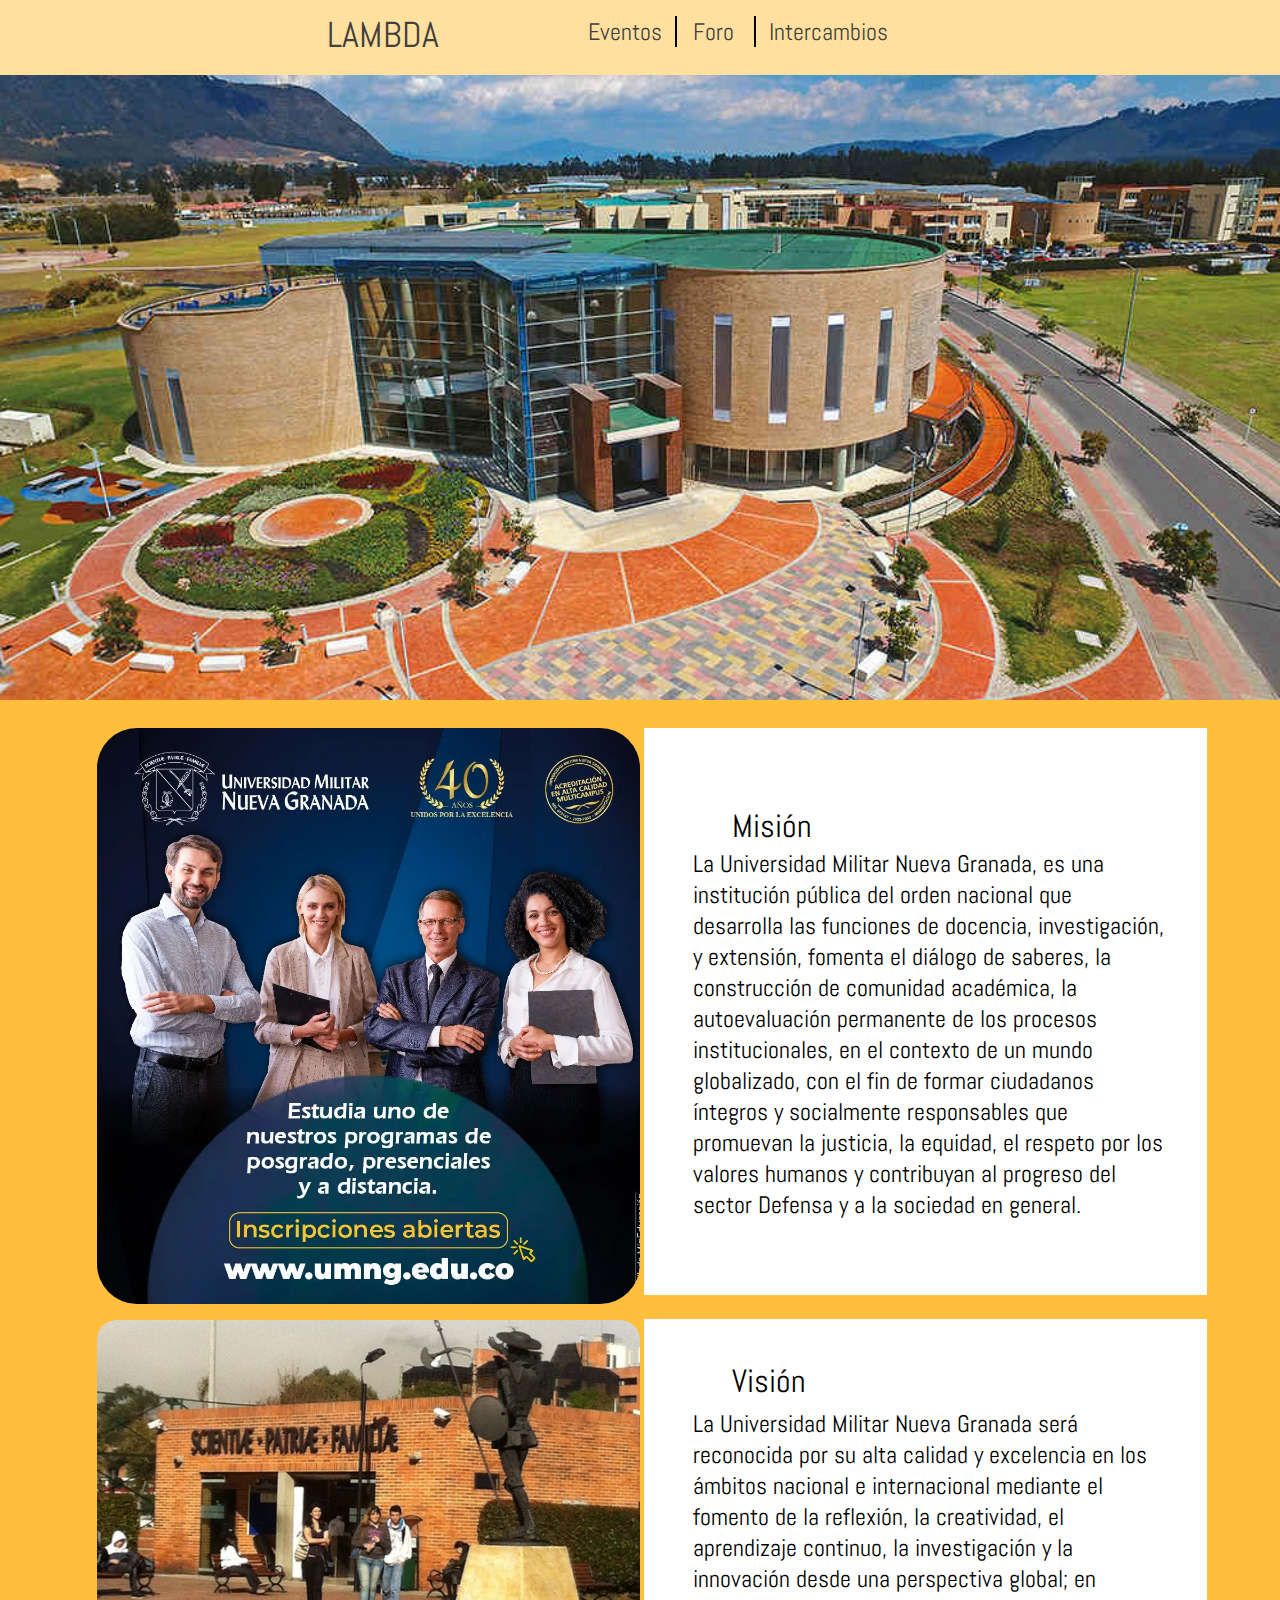
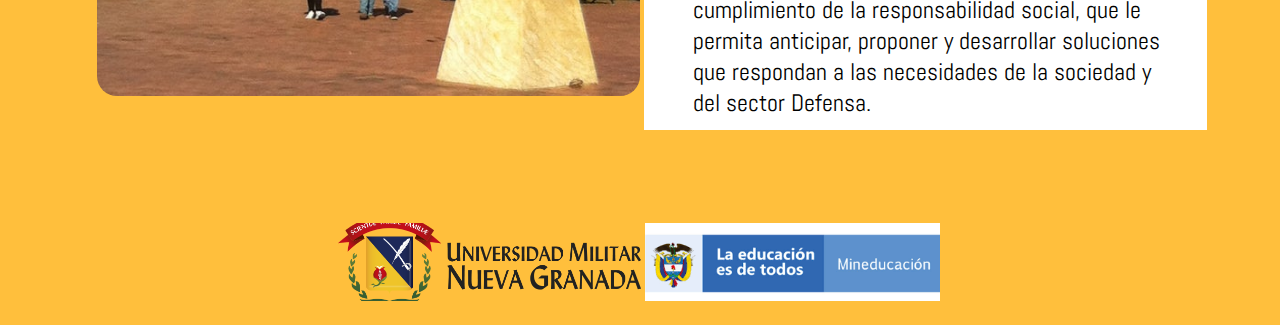
<file: index.html>
<!DOCTYPE html>
<html lang="es">
  <head>
    <meta charset="UTF-8"> 
    <link href="https://fonts.googleapis.com/css?family=Abel&display=swap" rel="stylesheet" />
    <link href="./css/estilos.css" rel="stylesheet"/>
    <title>Lambda</title>
  </head>
  <body> 
     <div class="fondo"> 
     <header>
     <nav class="rectangulo"> 
      <ul class="menu">
	<li><a href="index.html" class="LAMBDA">LAMBDA</a></li>
	<li><a href="Eventos.html" class="Eventos">Eventos</a></li>
	<div class="linea_1"> </div>
	<li><a href="Foro.html" class="Foro">Foro</a></li>
	<div class="linea_2"> </div>
      	<li><a href="Intercambios.html" class="Intercambios">Intercambios</a></li> 				
      </ul>
      </nav>	
      </header>
      <main>
      	<div class="imagen_1"></div>
	<section>
	   <article>
      	   	<div class="imagen_2"></div>
	   </article>	
	   <article>
      	   	<div class="cuadrado_1"></div>
		<span class="Mision">Misión</span>
      	   	<span class="texto_Mision">La Universidad Militar Nueva Granada, es una institución pública del orden nacional que desarrolla las funciones de docencia, investigación, y extensión, fomenta el diálogo de saberes, la construcción de comunidad académica, la autoevaluación permanente de los procesos institucionales, en el contexto de un mundo globalizado, con el fin de formar ciudadanos íntegros y socialmente responsables que promuevan la justicia, la equidad, el respeto por los valores humanos y contribuyan al progreso del sector Defensa y a la sociedad en general.</span>	
      	   </article>	
	   <article>	
		<div class="imagen_3"></div>
	   </article>
	   <article>	
      	   	<div class="cuadrado_2"></div>    
      	   	<span class="Vision">Visión</span>
      	   	<span class="texto_Vision">La Universidad Militar Nueva Granada será reconocida por su alta calidad y excelencia en los ámbitos nacional e internacional mediante el fomento de la reflexión, la creatividad, el aprendizaje continuo, la investigación y la innovación desde una perspectiva global; en cumplimiento de la responsabilidad social, que le permita anticipar, proponer y desarrollar soluciones que respondan a las necesidades de la sociedad y del sector Defensa.</span>    
           </article>
      </section>
      </main>
      <footer>
      	<div class="imagen_4"></div>
      	<div class="imagen_5"></div>
      </footer>
 </div>
  </body>
</html>
</file>
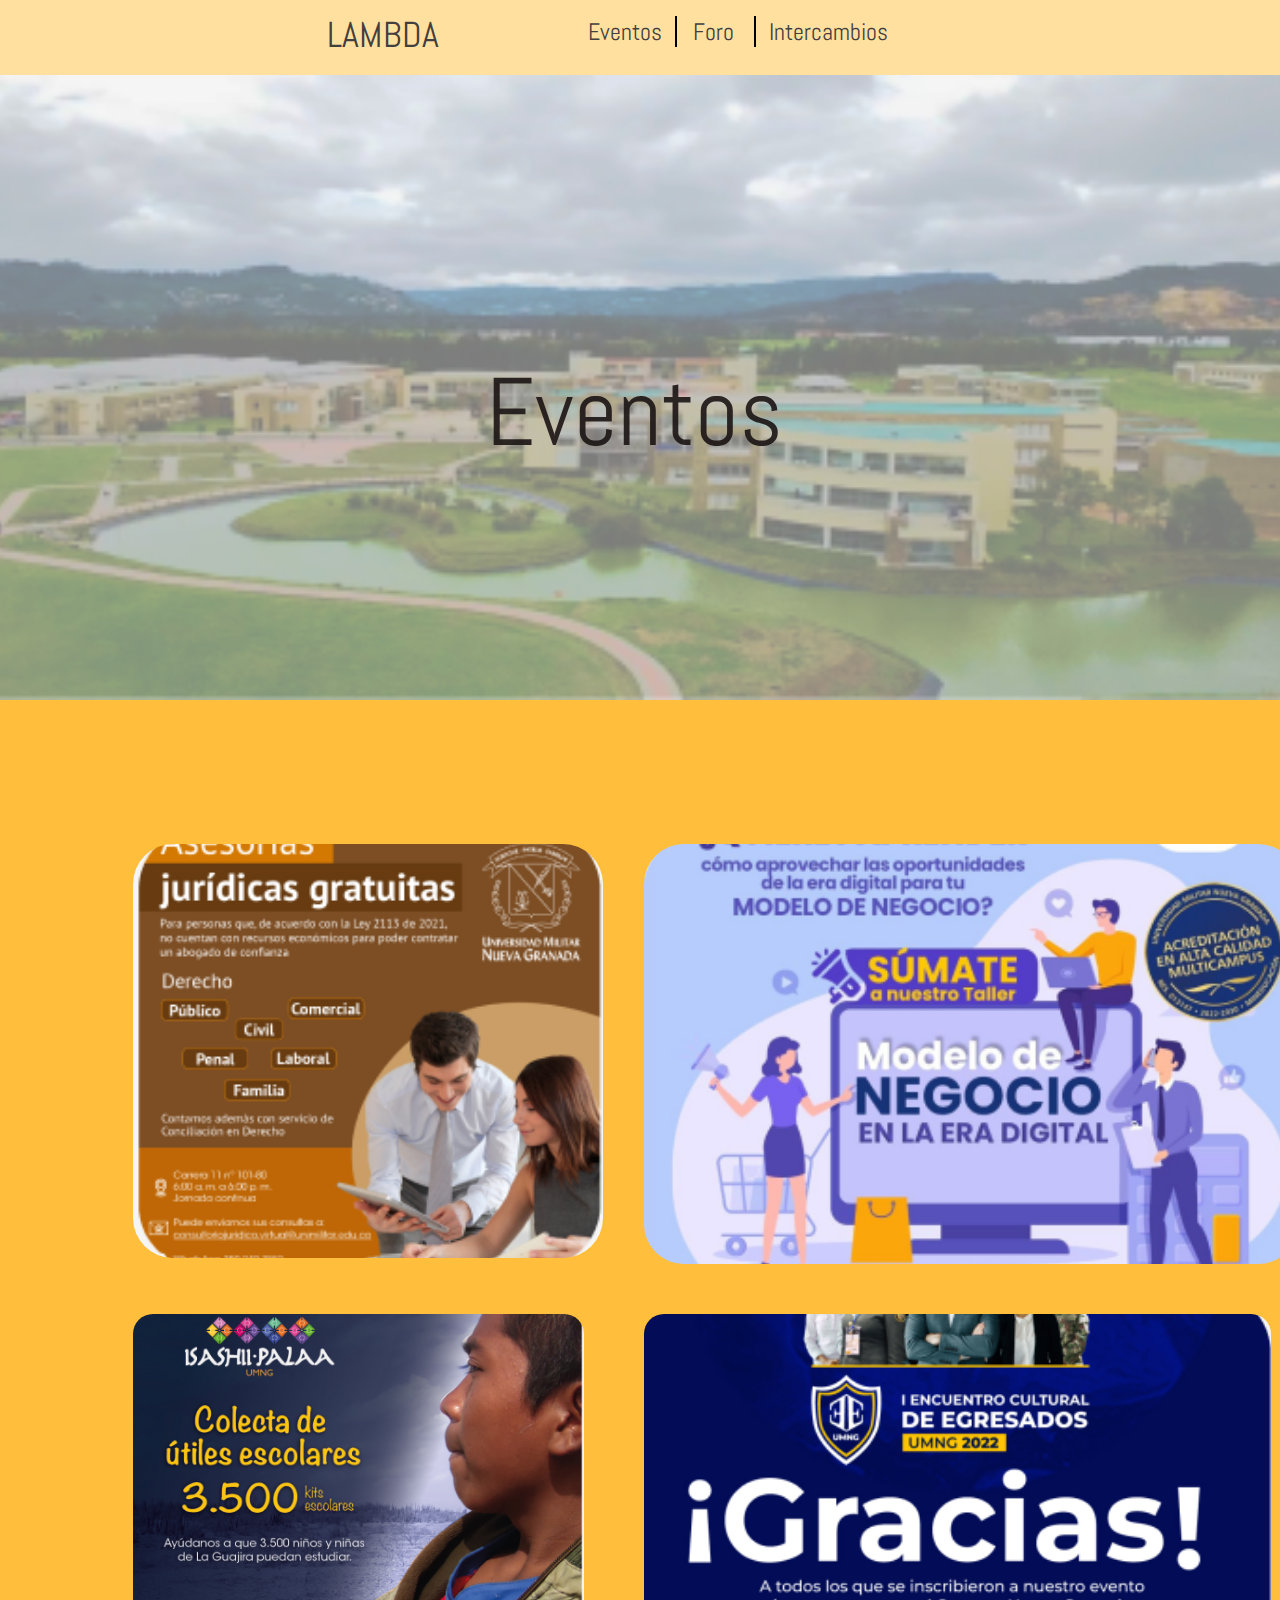
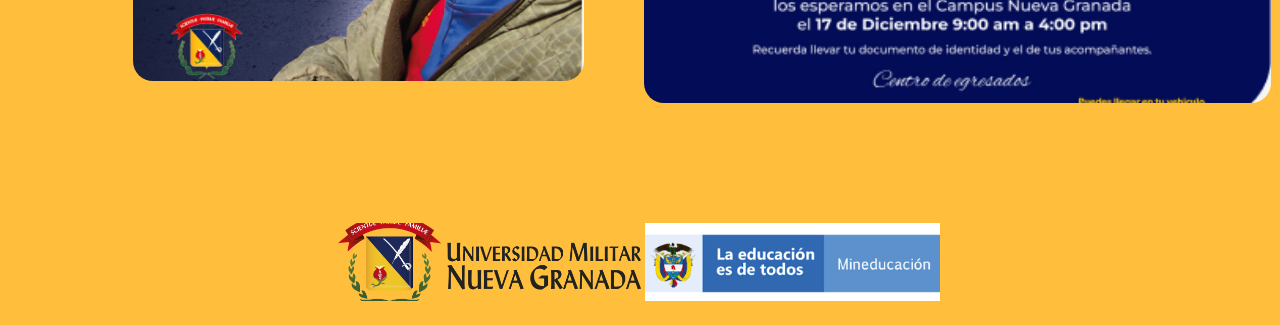
<file: Eventos.html>
<!DOCTYPE html>
<html>
  <head>
    <link href="https://fonts.googleapis.com/css?family=Abel&display=swap" rel="stylesheet" />
    <link href="./css/estilos.css" rel="stylesheet"/>
    <title>Eventos</title>
  </head>
  <body>
    <div class="fondo">
    <header>  
      
      <nav class="rectangulo"> 
      <ul class="menu">
	<li><a href="index.html" class="LAMBDA">LAMBDA</a></li>
	<li><a href="Eventos.html" class="Eventos">Eventos</a></li>
	<div class="linea_1"> </div>
	<li><a href="Foro.html" class="Foro">Foro</a></li>
	<div class="linea_2"> </div>
      	<li><a href="Intercambios.html" class="Intercambios">Intercambios</a></li> 				
      </ul>
      </<nav >
      </header>	
      <main>
      	<div class="imagen_1e"></div>
	<span class="Eventos_t">Eventos</span>
	<section>
	   <article>
     		<div class="imagen_2e"></div>
	   </article>
	   <article>	
      		<div class="imagen_3e"></div>
           </article>
	   <article>
      		<div class="imagen_4e"></div>
	   </article>
	   <article>		
      		<div class="imagen_5e"></div>
	   </article>
	</section>
      </main>
      	<footer>
      	   <div class="imagen_4"></div>
      	   <div class="imagen_5"></div>
      	</footer>
        
      
    </div>
  </body>
</html>
</file>
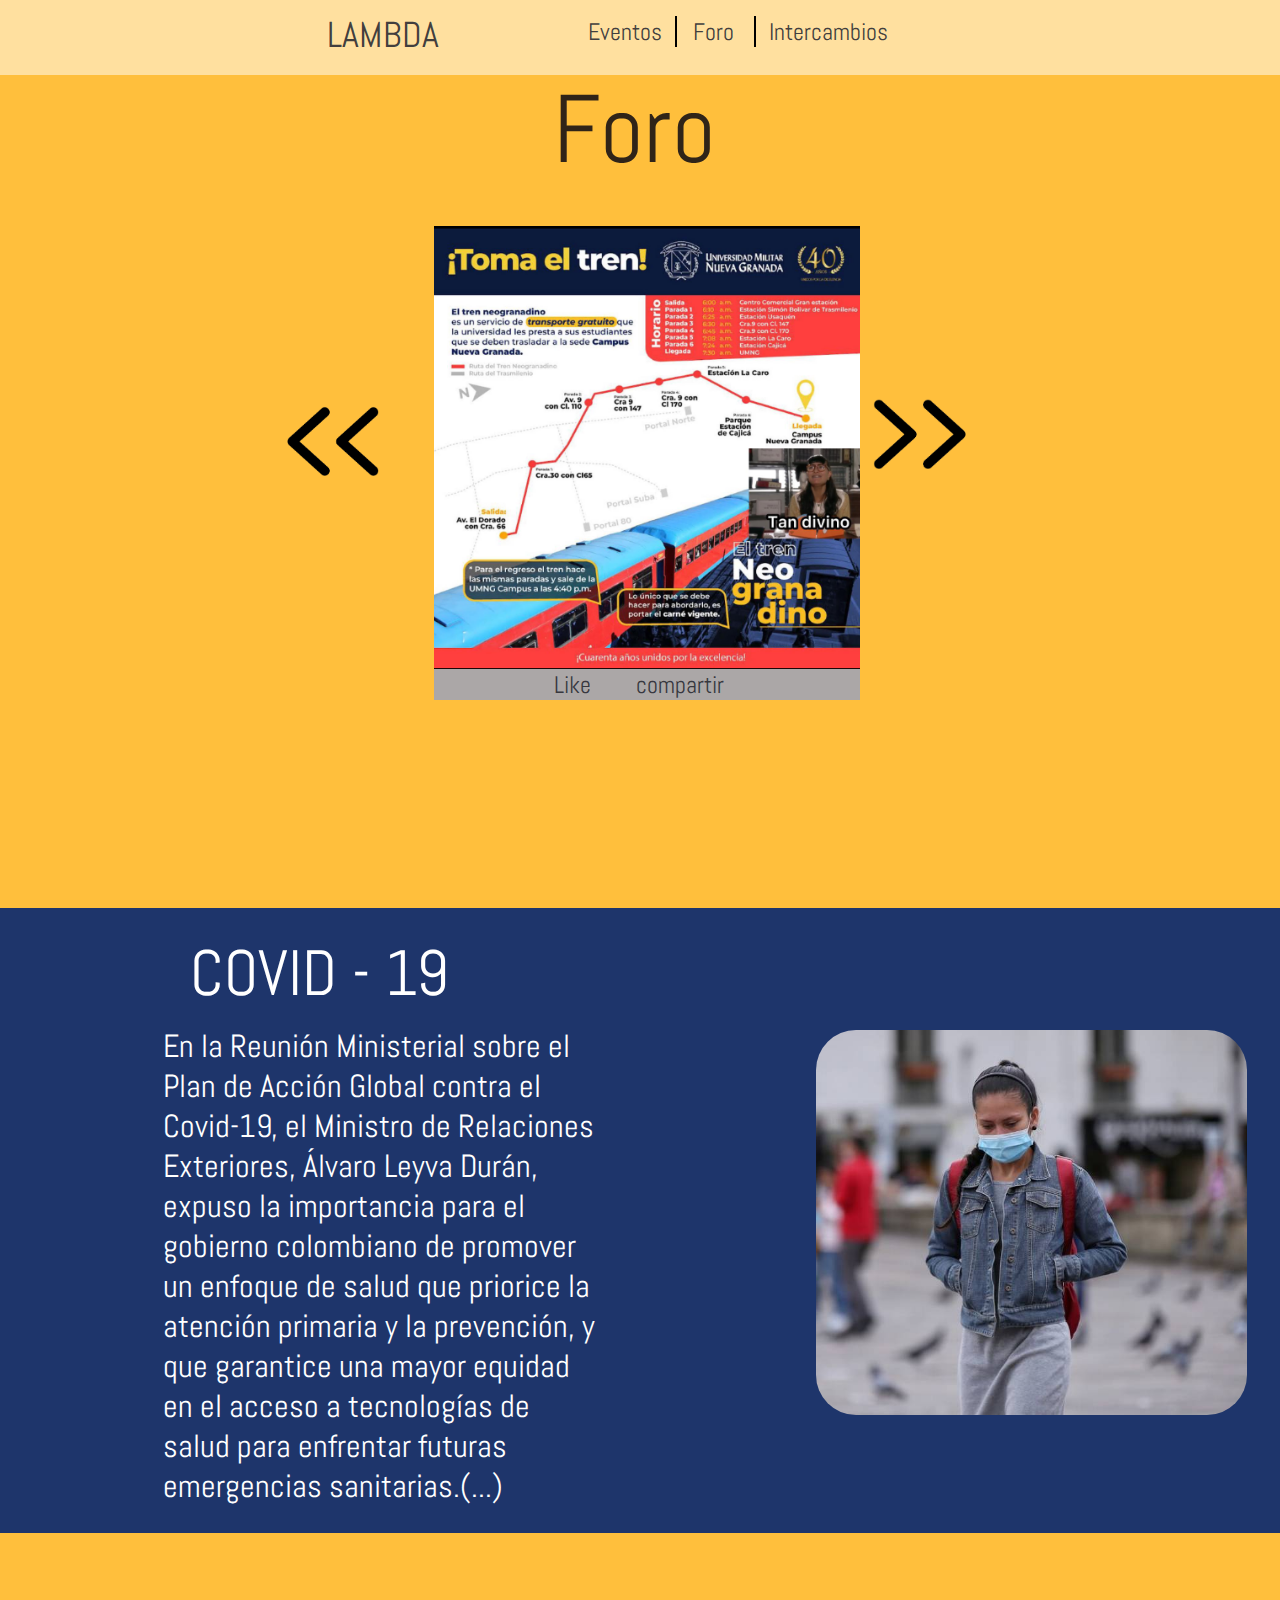
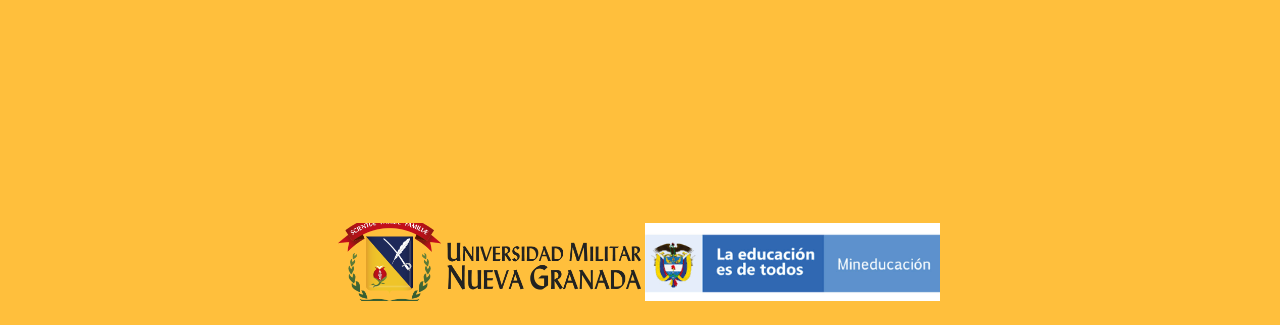
<file: Foro.html>
<!DOCTYPE html>
<html>
  <head>
    <link href="https://fonts.googleapis.com/css?family=Abel&display=swap" rel="stylesheet" />
    <link href="./css/estilos.css" rel="stylesheet"/>
    <title>Foro</title>
  </head>
  <body>
    <div class="fondo">
    <header>  
      
      <nav class="rectangulo"> 
      <ul class="menu">
	<li><a href="index.html" class="LAMBDA">LAMBDA</a></li>
	<li><a href="Eventos.html" class="Eventos">Eventos</a></li>
	<div class="linea_1"> </div>
	<li><a href="Foro.html" class="Foro">Foro</a></li>
	<div class="linea_2"> </div>
      	<li><a href="Intercambios.html" class="Intercambios">Intercambios</a></li> 				
      </ul>
      </nav>
      </header>
      <main>
	<section>
	   <article>
      		<span class="Foro_t">Foro</span>
      		<div class="imagen_1f"></div>
	 	<div class="flecha_i"></div>
      		<div class="flecha_d"></div> 
		<div class="rectangulo_gris"></div>
      		<span class="Like">Like</span>
      		<span class="compartir">compartir</span>
	   </article> 
	   <article>
		<div class="rectangulo_azul"></div>
      		<div class="imagen_2f"></div></div>
      		<span class="Covid">COVID - 19</span>
      		<span class="texto_Covid">En la Reunión Ministerial sobre el Plan de Acción Global contra el Covid-19, el Ministro de Relaciones Exteriores, Álvaro Leyva Durán, expuso la importancia para el gobierno colombiano de promover un enfoque de salud que priorice la atención primaria y la prevención, y que garantice una mayor equidad en el acceso a tecnologías de salud para enfrentar futuras emergencias sanitarias.(...)</span>
      	   </article> 	
      	</section>
	</main>
      	<footer>
      	   <div class="imagen_4"></div>
      	   <div class="imagen_5"></div>
        </footer>	
    </div>
  </body>
</html>
</file>
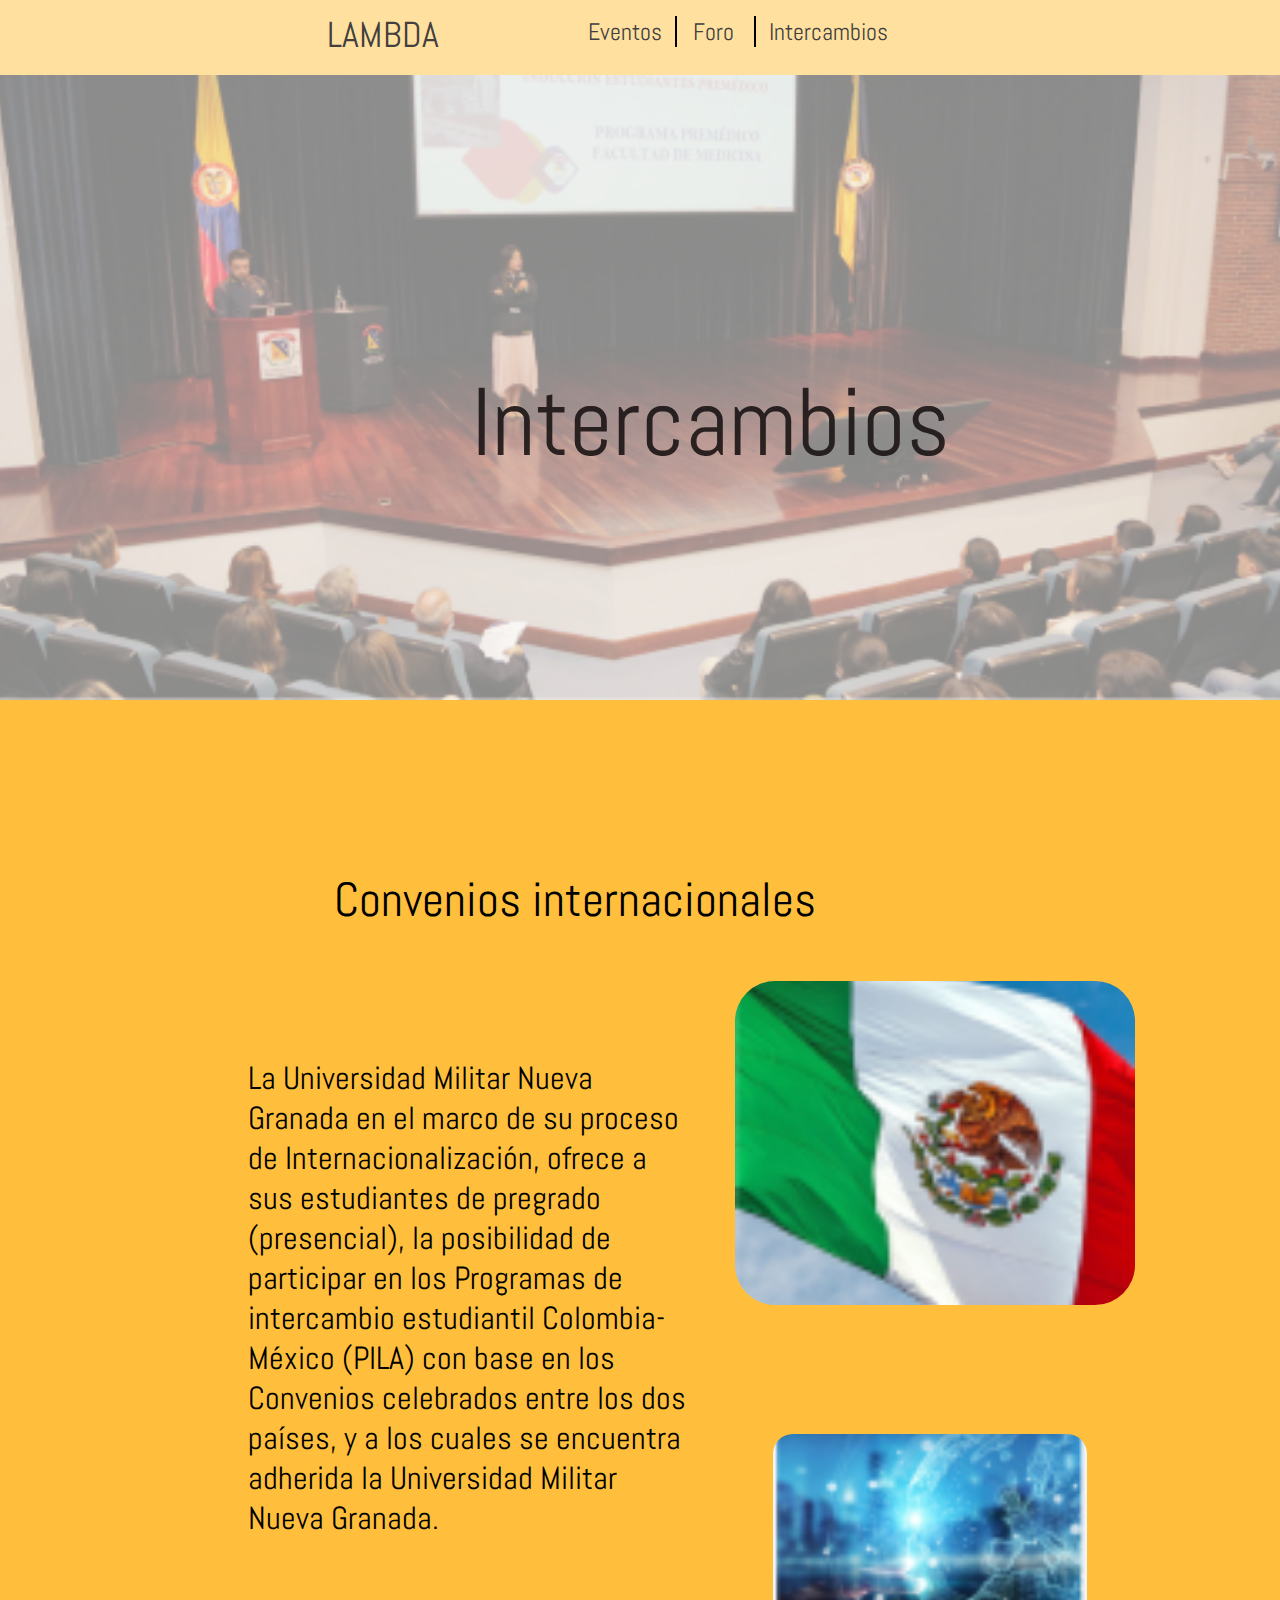
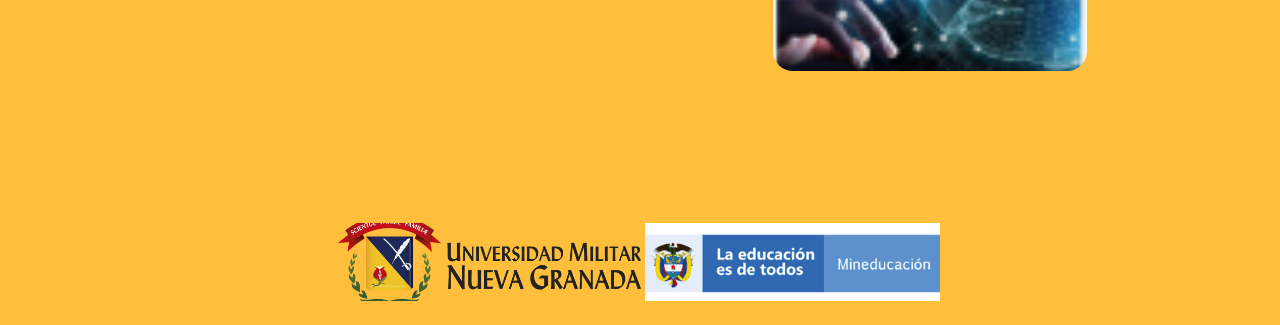
<file: Intercambios.html>
<html>
  <head>
    <link href="https://fonts.googleapis.com/css?family=Abel&display=swap" rel="stylesheet" />
    <link href="./css/estilos.css" rel="stylesheet"/>
    <title>Intercambios</title>
  </head>
  <body>
    <div class="fondo">
    <header> 
      
      <nav class="rectangulo"> 
      <ul class="menu">
	<li><a href="index.html" class="LAMBDA">LAMBDA</a></li>
	<li><a href="Eventos.html" class="Eventos">Eventos</a></li>
	<div class="linea_1"> </div>
	<li><a href="Foro.html" class="Foro">Foro</a></li>
	<div class="linea_2"> </div>
      	<li><a href="Intercambios.html" class="Intercambios">Intercambios</a></li> 				
      </ul>
      </nav>
      </header>
      <main>
      <div class="imagen_1i"></div>
      <span class="Intercambios_t">Intercambios</span>
      <section>
	   <article>
		<div class="Convenios">Convenios internacionales</div>
		<div class="Convenios_texto">La Universidad Militar Nueva Granada en el marco de su proceso de Internacionalización, ofrece a sus estudiantes de pregrado (presencial), la posibilidad de participar en los Programas de intercambio estudiantil Colombia-México (PILA) con base en los Convenios celebrados entre los dos países, y a los cuales se encuentra adherida la Universidad Militar Nueva Granada.</div>
      		<div class="imagen_2i"></div>
      		<div class="imagen_3i"></div>
      	   </article>	
      		
      </section>
      </main>
      <footer>
      	<div class="imagen_4"></div>
      	<div class="imagen_5"></div>
      </footer>      		
      		
    </div>
  </body>
</html>
</file>
<file: css/estilos.css>
* {
  box-sizing: border-box;
}
body {
  margin: 0px;	
}

ul {
  list-style-type: none;
}
.fondo {
  width: 100%;
  height: 1925px;;
  background: rgba(255,191,60,1);
  opacity: 1;
  position: relative;
  top: 0px;
  left: 0px;
  overflow: hidden;
}
.rectangulo {
  width: 100%;
  height: 75px;
  background: rgba(255,224,159,1);
  opacity: 1;
  position: relative;
  top: 0px;
  left: 0px;
  overflow: hidden;
  
}
.linea {
  position: absolute;
  top: 0;
  bottom: 0;
  left: 50%;
  border-left: 1px solid black;
}
.LAMBDA {
  width: 164px;
  color: rgba(40,41,49,0.8899999856948853);
  position: absolute;
  top: 12px;
  left: 25.5555%;
  font-family: Abel;
  font-weight: Regular;
  font-size: 36px;
  opacity: 1;
  text-align: left;
  text-decoration: none;
}
.Eventos {
  width: 75px;
  color: rgba(40,41,49,0.8899999856948853);
  position: absolute;
  top: 16px;
  left: 45.90277%;
  font-family: Abel;
  font-weight: Regular;
  font-size: 24px;
  opacity: 1;
  text-align: left;
  text-decoration: none;
}
.Foro {
  width: 41px;
  color: rgba(40,41,49,0.8899999856948853);
  position: absolute;
  top: 16px;
  left: 54.16666%;
  font-family: Abel;
  font-weight: Regular;
  font-size: 24px;
  opacity: 1;
  text-align: left;
  text-decoration: none;
}

.Intercambios {
  width: 120px;
  color: rgba(40,41,49,0.8899999856948853);
  position: absolute;
  top: 16px;
  left: 60.06944%;
  font-family: Abel;
  font-weight: Regular;
  font-size: 24px;
  opacity: 1;
  text-align: left;
  text-decoration: none;
}

.imagen_2 {
  width: 543px;
  height: 576px;
  background: url("../images/2.png");
  background-repeat: no-repeat;
  background-position: center center;
  background-size: cover;
  opacity: 1;
  position: absolute;
  top: 728px;
  left: 7.56944%;
  border-top-left-radius: 40px;
  border-top-right-radius: 40px;
  border-bottom-left-radius: 40px;
  border-bottom-right-radius: 40px;
  overflow: hidden;
}

.cuadrado_1 {
  width: 563px;
  height: 567px;
  background: rgba(255,255,255,1);
  opacity: 1;
  position: absolute;
  top: 728px;
  left: 50.34722%;
  overflow: hidden;
 
}
.Mision {
  width: 87px;
  color: rgba(0,0,0,1);
  position: absolute;
  top: 806px;
  left: 57.15277%;
  font-family: Abel;
  font-weight: Regular;
  font-size: 32px;
  opacity: 1;
  text-align: left;
 
}
.texto_Mision {
  width: 474px;
  color: rgba(0,0,0,1);
  position: absolute;
  top: 848px;
  left: 54.1666%;
  font-family: Abel;
  font-weight: Regular;
  font-size: 24px;
  opacity: 1;
  text-align: left;
  
}
.imagen_3 {
  width: 543px;
  height: 376px;
  background: url("../images/3.png");
  background-repeat: no-repeat;
  background-position: center center;
  background-size: cover;
  opacity: 1;
  position: absolute;
  top: 1320px;
  left: 7.56944%;
  border-top-left-radius: 20px;
  border-top-right-radius: 20px;
  border-bottom-left-radius: 20px;
  border-bottom-right-radius: 20px;
  overflow: hidden;
}
.cuadrado_2 {
  width: 563px;
  height: 411px;
  background: rgba(255,255,255,1);
  opacity: 1;
  position: absolute;
  top: 1319px;
  left: 50.34722%;
  overflow: hidden;
  
}
.Vision {
  width: 87px;
  color: rgba(0,0,0,1);
  position: absolute;
  top: 1361px;
  left: 57.15277%;
  font-family: Abel;
  font-weight: Regular;
  font-size: 32px;
  opacity: 1;
  text-align: left;
  
}
.texto_Vision {
  width: 474px;
  color: rgba(0,0,0,1);
  position: absolute;
  top: 1408px;
  left: 54.1666%;
  font-family: Abel;
  font-weight: Regular;
  font-size: 24px;
  opacity: 1;
  text-align: left;
  
}

.imagen_4 {
  width: 295px;
  height: 78px;
  background: url("../images/4.png");
  background-repeat: no-repeat;
  background-position: center center;
  background-size: cover;
  opacity: 1;
  position: absolute;
  top: 1823px;
  left: 50.41666%;
  overflow: hidden;
}
.imagen_5 {
  width: 303px;
  height: 78px;
  background: url("../images/5.png");
  background-repeat: no-repeat;
  background-position: center center;
  background-size: cover;
  opacity: 1;
  position: absolute;
  top: 1823px;
  left: 26.38888%;
  overflow: hidden;
}

.imagen_1 {
  width: 100%;
  height: 625px;
  background: url("../images/1.png");
  background-repeat: no-repeat;
  background-position: center center;
  background-size: cover;
  opacity: 1;
  position: absolute;
  top: 75px;
  left: 0px;
  overflow: hidden;
}
.imagen_1e {
  width: 100%;
  height: 625px;
  background: url("../images/1e.png");
  background-repeat: no-repeat;
  background-position: center center;
  background-size: cover;
  opacity: 1;
  position: absolute;
  top: 75px;
  left: 0px;
  overflow: hidden;
}
.imagen_2e {
  width: 627px;
  height: 389px;
  background: url("../images/2e.png");
  background-repeat: no-repeat;
  background-position: center center;
  background-size: cover;
  opacity: 1;
  position: absolute;
  top: 1314px;
  left: 50.34722%;
  border-top-left-radius: 20px;
  border-top-right-radius: 20px;
  border-bottom-left-radius: 20px;
  border-bottom-right-radius: 20px;
  overflow: hidden;
}
.imagen_3e {
  width: 451px;
  height: 367px;
  background: url("../images/3e.png");
  background-repeat: no-repeat;
  background-position: center center;
  background-size: cover;
  opacity: 1;
  position: absolute;
  top: 1314px;
  left: 10.41666%;
  border-top-left-radius: 20px;
  border-top-right-radius: 20px;
  border-bottom-left-radius: 20px;
  border-bottom-right-radius: 20px;
  overflow: hidden;
}
.imagen_4e {
  width: 654px;
  height: 420px;
  background: url("../images/4e.png");
  background-repeat: no-repeat;
  background-position: center center;
  background-size: cover;
  opacity: 1;
  position: absolute;
  top: 844px;
  left: 50.34722%;
  border-top-left-radius: 40px;
  border-top-right-radius: 40px;
  border-bottom-left-radius: 40px;
  border-bottom-right-radius: 40px;
  overflow: hidden;
}
.imagen_5e {
  width: 470px;
  height: 414px;
  background: url("../images/5e.png");
  background-repeat: no-repeat;
  background-position: center center;
  background-size: cover;
  opacity: 1;
  position: absolute;
  top: 844px;
  left: 10.41666%;
  border-top-left-radius: 40px;
  border-top-right-radius: 40px;
  border-bottom-left-radius: 40px;
  border-bottom-right-radius: 40px;
  overflow: hidden;
}

.Eventos_t {
  width: 297px;
  color: rgba(27,21,21,0.9100000262260437);
  position: absolute;
  top: 351px;
  left: 37.98611%;
  font-family: Abel;
  font-weight: Regular;
  font-size: 96px;
  opacity: 1;
  text-align: left;
}

.Foro_t{
  width: 163px;
  color: rgba(27,21,21,0.9100000262260437);
  position: absolute;
  top: 68px;
  left: 43.19444%;
  font-family: Abel;
  font-weight: Regular;
  font-size: 96px;
  opacity: 1;
  text-align: left;

}

.imagen_1f{
  width: 426px;
  height: 443px;
  background: url("../images/1f.png");
  background-repeat: no-repeat;
  background-position: center center;
  background-size: cover;
  opacity: 1;
  position: absolute;
  top: 226px;
  left: 33.88888%;
  overflow: hidden;

}

.Like {
  width: 38px;
  color: rgba(40,41,49,0.8899999856948853);
  position: absolute;
  top: 669px;
  left: 43.26388%;
  font-family: Abel;
  font-weight: Regular;
  font-size: 24px;
  opacity: 1;
  text-align: left;
}
.compartir {
  width: 89px;
  color: rgba(40,41,49,0.8899999856948853);
  position: absolute;
  top: 669px;
  left: 49.72222%;
  font-family: Abel;
  font-weight: Regular;
  font-size: 24px;
  opacity: 1;
  text-align: left;
}

.rectangulo_gris {
  width: 426px;
  height: 31px;
  background: rgba(171,167,167,1);
  opacity: 1;
  position: absolute;
  top: 669px;
  left: 33.88888%;
  overflow: hidden;
}

.flecha_i {
  width: 108px;
  height: 72px;
  background: url("../images/v14_75.png");
  background-repeat: no-repeat;
  background-position: center center;
  background-size: cover;
  opacity: 1;
  position: absolute;
  top: 406px;
  left: 21.80555%;
  overflow: hidden;
}
.flecha_d {
  width: 113px;
  height: 84px;
  background: url("../images/v14_79.png");
  background-repeat: no-repeat;
  background-position: center center;
  background-size: cover;
  opacity: 1;
  position: absolute;
  top: 392px;
  left: 67.08333%;
  overflow: hidden;
}


.Covid{
  width: 556px;
  color: rgba(255,255,255,1);
  position: absolute;
  top: 932px;
  left: 14.86111%;
  font-family: Abel;
  font-weight: Regular;
  font-size: 64px;
  opacity: 1;
  text-align: left;

}

.texto_Covid{
  width: 439px;
  color: rgba(255,255,255,1);
  position: absolute;
  top: 1026px;
  left: 12.70833%;
  font-family: Abel;
  font-weight: Regular;
  font-size: 32px;
  opacity: 1;
  text-align: left;
}


.imagen_2f{

  width: 431px;
  height: 385px;
  background: url("../images/2f.png");
  background-repeat: no-repeat;
  background-position: center center;
  background-size: cover;
  opacity: 1;
  position: absolute;
  top: 1030px;
  left: 63.75%;
  border-top-left-radius: 40px;
  border-top-right-radius: 40px;
  border-bottom-left-radius: 40px;
  border-bottom-right-radius: 40px;
  overflow: hidden;


}

.rectangulo_azul {
  width: 100%;
  height: 625px;
  background: rgba(30,53,107,255);
  opacity: 1;
  position: absolute;
  top: 908px;
  left: 0px;
  overflow: hidden;
  
}

.imagen_1i {
  width: 100%;
  height: 625px;
  background: url("../images/1i.png");
  background-repeat: no-repeat;
  background-position: center center;
  background-size: cover;
  opacity: 1;
  position: absolute;
  top: 75px;
  left: 0px;
  overflow: hidden;
}

.Intercambios_t {
  width: 478px;
  color: rgba(27,21,21,0.9100000262260437);
  position: absolute;
  top: 361px;
  left: 36.80555%;
  font-family: Abel;
  font-weight: Regular;
  font-size: 96px;
  opacity: 1;
  text-align: left;
}
.imagen_2i {
  width: 314px;
  height: 237px;
  background: url("../images/2i.png");
  background-repeat: no-repeat;
  background-position: center center;
  background-size: cover;
  opacity: 1;
  position: absolute;
  top: 1434px;
  left: 60.41666%;
  border-top-left-radius: 20px;
  border-top-right-radius: 20px;
  border-bottom-left-radius: 20px;
  border-bottom-right-radius: 20px;
  overflow: hidden;
}
.imagen_3i {
  width: 400px;
  height: 324px;
  background: url("../images/3i.png");
  background-repeat: no-repeat;
  background-position: center center;
  background-size: cover;
  opacity: 1;
  position: absolute;
  top: 981px;
  left: 57.43055%;
  border-top-left-radius: 40px;
  border-top-right-radius: 40px;
  border-bottom-left-radius: 40px;
  border-bottom-right-radius: 40px;
  overflow: hidden;
}
.Convenios {
  width: 556px;
  color: rgba(0,0,0,1);
  position: absolute;
  top: 869px;
  left: 26.11111%;
  font-family: Abel;
  font-weight: Regular;
  font-size: 48px;
  opacity: 1;
  text-align: left;
}
.Convenios_texto {
  width: 439px;
  color: rgba(0,0,0,1);
  position: absolute;
  top: 1058px;
  left: 19.375%;
  font-family: Abel;
  font-weight: Regular;
  font-size: 32px;
  opacity: 1;
  text-align: left;
}
.rectangulo_blanco {
  width: 100%;
  height: 625px;
  background: rgba(255,255,255,1);
  
}


.linea_1{
  height: 31px;
  opacity: 1;
  position: absolute;
  top: 16px;
  left: 52.70833%;
  border: 1px solid rgba(0,0,0,1);
}
.linea_2{
  height: 31px;
  opacity: 1;
  position: absolute;
  top: 16px;
  left: 58.8888%;
  border: 1px solid rgba(0,0,0,1);
}
</file>
